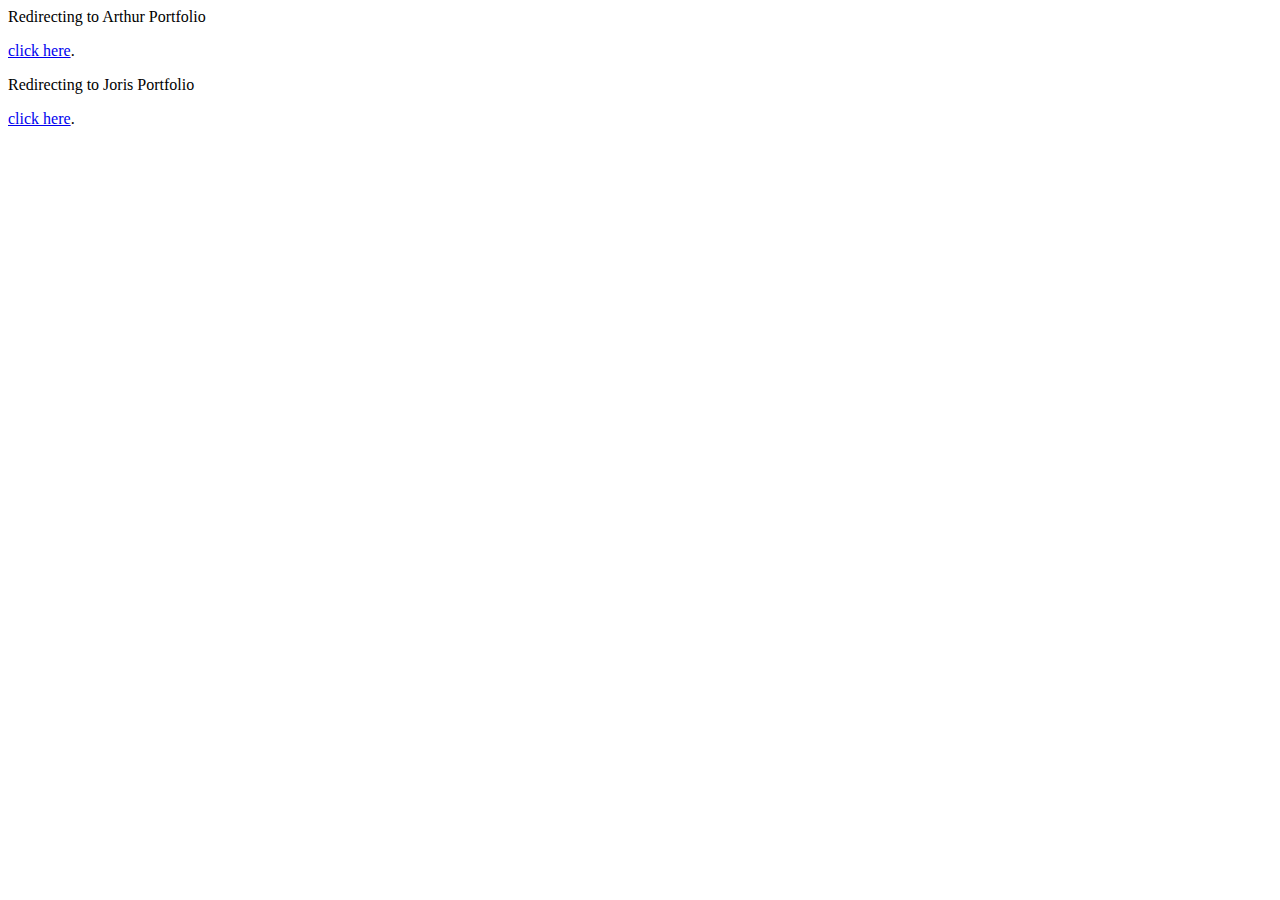
<file: index.html>
<html lang="fr">
<head>
    <meta charset="UTF-8">
    <meta name="viewport" content="width=device-width, initial-scale=1.0">
    <title>Redirecting...</title>
    
</head>
<body>
    <p>Redirecting to Arthur Portfolio</p>
    <p><a href="./HTMLportfolioArt/">click here</a>.</p>
    <p>Redirecting to Joris Portfolio</p>
    <p><a href="./HTMLportfolioJo/">click here</a>.</p>
    
</body>
</html>
</file>
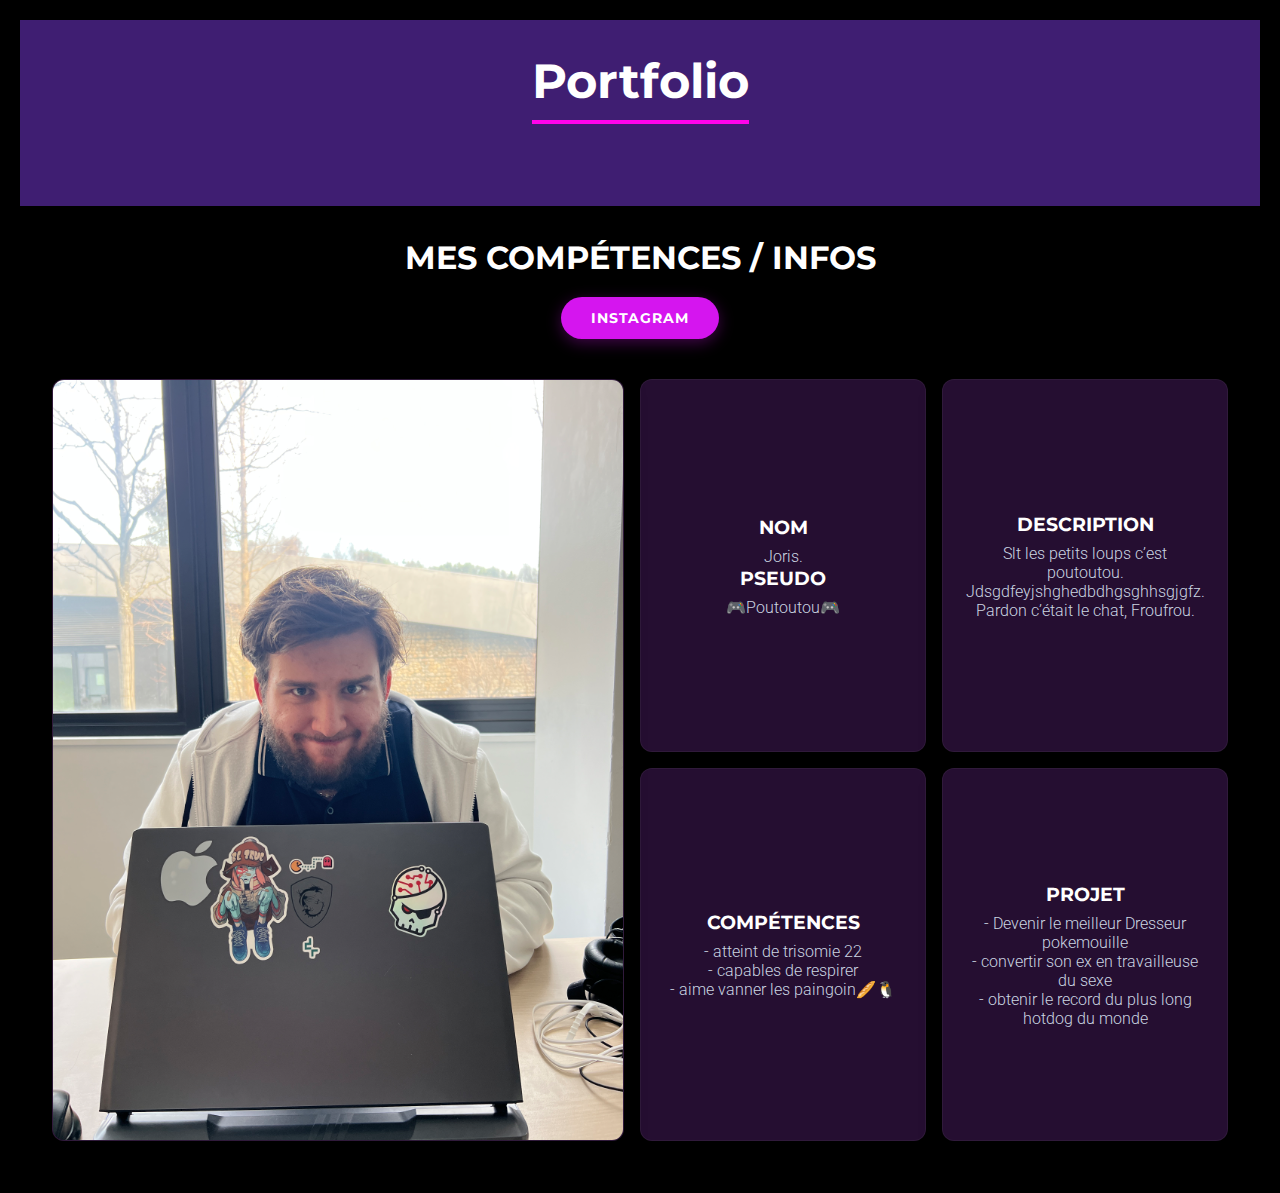
<file: HTMLportfolioArt/index.html>
<!DOCTYPE html>
<html lang="fr">

<head>
    <meta charset="UTF-8">
    <meta name="viewport" content="width=device-width, initial-scale=1.0">
    <title>Portfolio</title>
    <link href="https://fonts.googleapis.com/css2?family=Montserrat:wght@700;900&family=Roboto:wght@300;400;700&display=swap" rel="stylesheet">
    <link rel="stylesheet" href="styles/main.css">
</head>

<body>

    <header>
        <h1>Portfolio</h1>
    </header>

    <main>
        <h3>Mes compétences / Infos</h3>

        <a href="https://www.instagram.com/suarezjoris/" target="_blank" class="btn-instagram">
            Instagram
        </a>

        <div class="gallery-grid">
            
            <article class="card card-small card-text">
                <h4>Nom</h4>
                <p>Joris.</p>
                <h4>Pseudo</h4>
                <p>🎮Poutoutou🎮</p>
            </article>

            <article class="card card-small card-text">
                <h4>Description</h4>
                <p>Slt les petits loups c’est poutoutou. Jdsgdfeyjshghedbdhgsghhsgjgfz. Pardon c’était le chat, Froufrou.</p>
            </article>

            <article class="card card-small card-text">
                <h4>Compétences</h4>
                <p>- atteint de trisomie 22</p>
                <p>- capables de respirer </p>
                <p>- aime vanner les paingoin🥖🐧</p>
            </article>

            <article class="card card-small card-text">
                <h4>Projet</h4>
                <p>- Devenir le meilleur Dresseur pokemouille </p>
                <p>- convertir son ex en travailleuse du sexe </p>
                <p>- obtenir le record du plus long hotdog du monde </p>
            </article>

            <article class="card card-large">
                <img src="assets/images/jo.JPG" alt="EXP">
            </article>

        </div>
    </main>

</body>

</html>
</file>
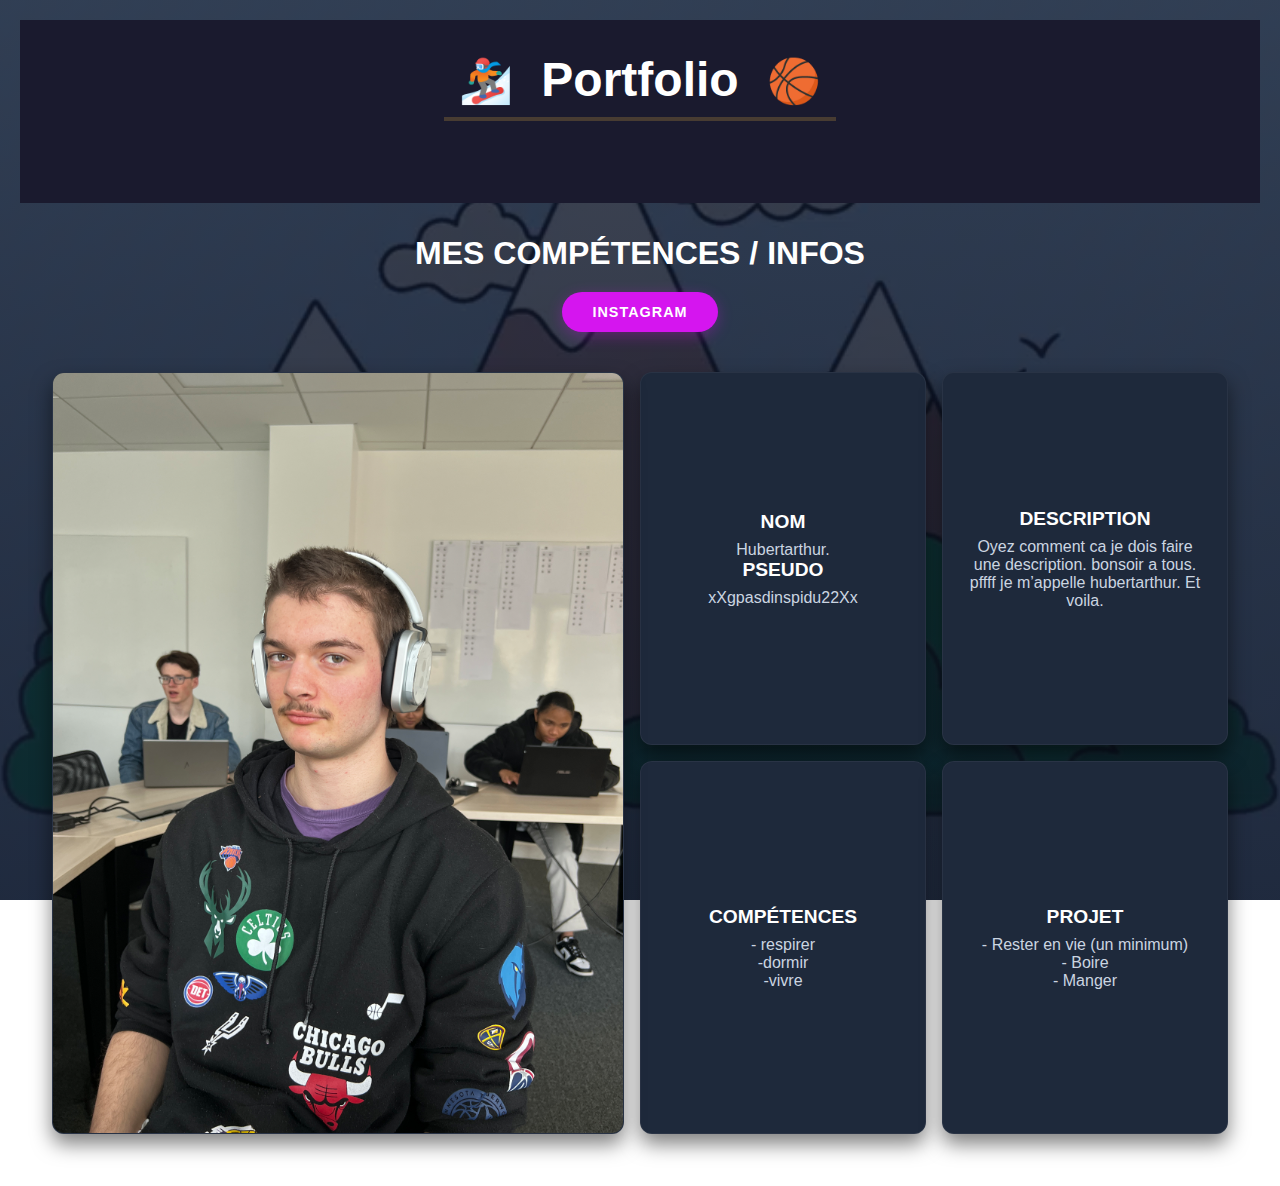
<file: HTMLportfolioJo/index.html>
<!DOCTYPE html>
<html lang="fr">
 
<head>
    <meta charset="UTF-8">
    <meta name="viewport" content="width=device-width, initial-scale=1.0">
    <title>Portfolio</title>
    <link href="https://fonts.googleapis.com/css2?family=Montserrat:wght@700;900&family=Roboto:wght@300;400;700&display=swap%22 rel="stylesheet">
    <link rel="stylesheet" href="styles/main.css">
    
    
</head>
 
<body>
 
    <header>
    <h1>
        <span class="emoji-titre">🏂</span> 
        Portfolio 
        <span class="emoji-titre">🏀</span>
    </h1>
</header>
 
    <main>
        <h3>Mes compétences / Infos</h3>
 
        <a href="https://www.instagram.com/arthur_jst7/" target="_blank" class="btn-instagram">
            Instagram
        </a>
 
        <div class="gallery-grid">
            
            <article class="card card-small card-text">
                <h4>Nom</h4>
                <p>Hubertarthur.</p>
                <h4>Pseudo</h4>
                <p>xXgpasdinspidu22Xx</p>
            </article>
 
            <article class="card card-small card-text">
                <h4>Description</h4>
                <p>Oyez comment ca je dois faire une description. bonsoir a tous. pffff je m’appelle hubertarthur. Et voila.</p>
            </article>
 
            <article class="card card-small card-text">
                <h4>Compétences</h4>
                <p>- respirer</p>
                <p>-dormir</p>
                <p>-vivre</p>
            </article>
 
            <article class="card card-small card-text card-projet">
                <h4>Projet</h4>
                <p>- Rester en vie (un minimum) </p>
                <p>- Boire </p>
                <p>- Manger </p>
            </article>
 
            <article class="card card-large">
                <img src="assets/images/art.JPG" alt="EXP">
            </article>
 
        </div>
    </main>
 
</body>
 
</html>
</file>
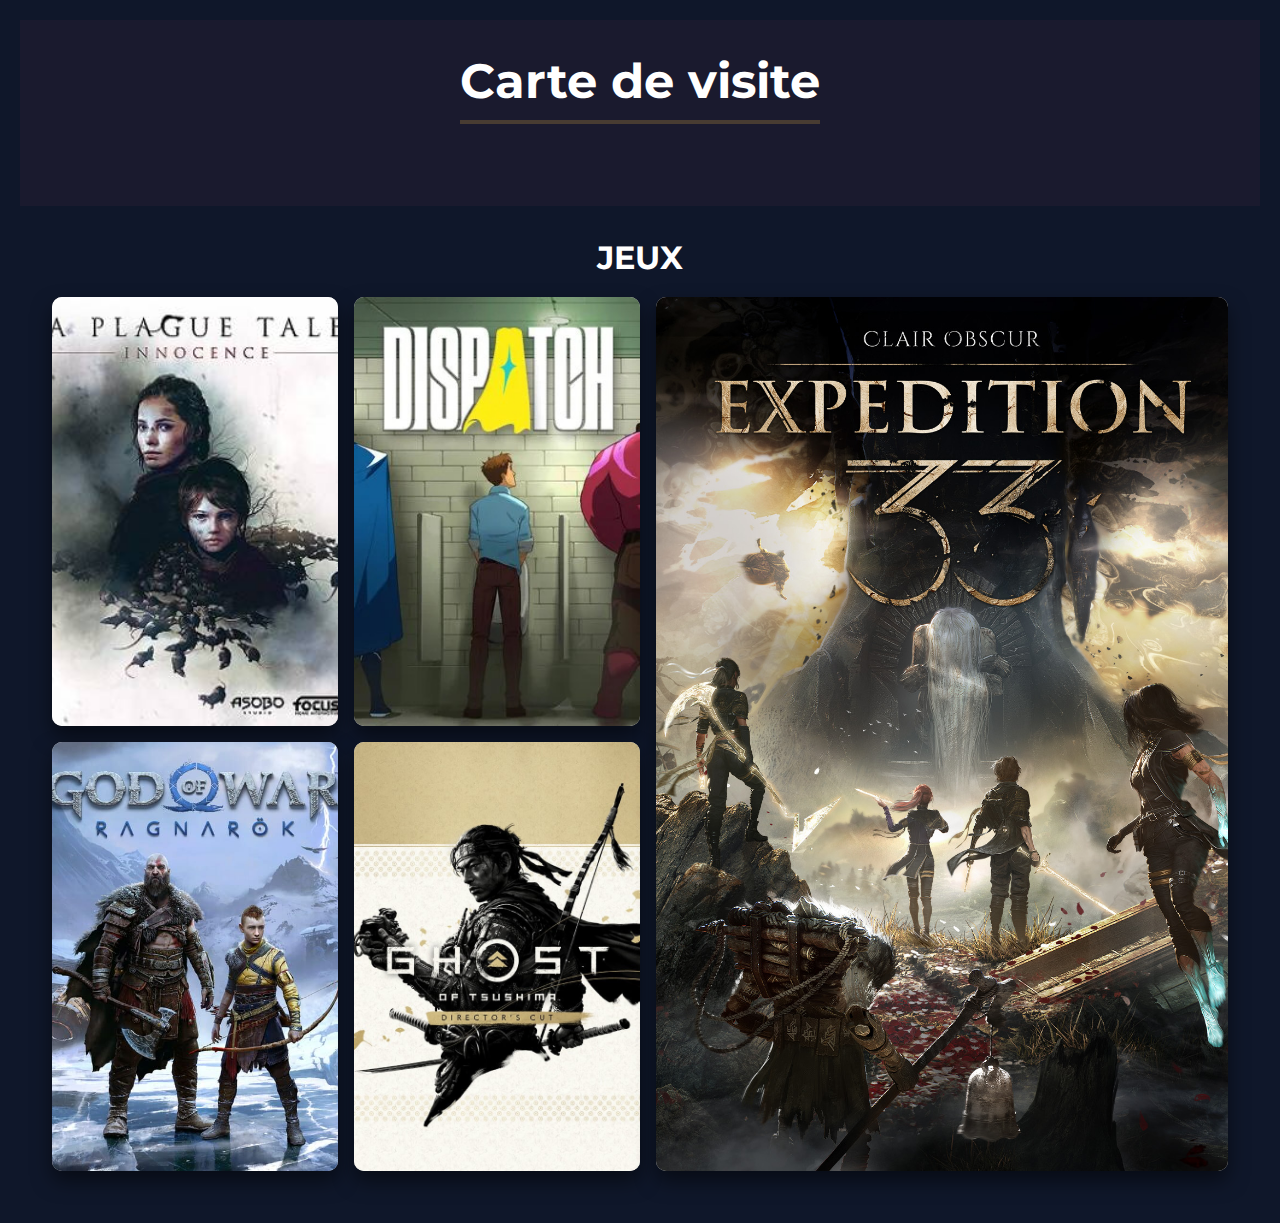
<file: HTMLportfolioArt/portfolio/index.html>
<!DOCTYPE html>
<html lang="fr">

<head>
    <meta charset="UTF-8">
    <meta name="viewport" content="width=device-width, initial-scale=1.0">
    <title>Carte de visite</title>
    <link href="https://fonts.googleapis.com/css2?family=Montserrat:wght@700;900&family=Roboto:wght@300;400;700&display=swap" rel="stylesheet">
    <link rel="stylesheet" href="styles/main.css">
</head>

<body>

    <header>
        <h1>Carte de visite</h1>
    </header>

    <main>
        <h3>jeux</h3>

        <div class="gallery-grid">
            <article class="card card-small">
                <img src="assets/images/APT.jpg" alt="APT">
            </article>
            <article class="card card-small">
                <img src="assets/images/dispatch.jpg" alt="DIS">
            </article>
            <article class="card card-small">
                <img src="assets/images/GoW.jpg" alt="GOW">
            </article>
            <article class="card card-small">
                <img src="assets/images/GoT.jpg" alt="GOT">
            </article>
            <article class="card card-large">
                <img src="assets/images/exp33v.jpg" alt="EXP">
            </article>
        </div>
    </main>

</body>

</html>
</file>
<file: HTMLportfolioArt/styles/main.css>
@import url("variables.css");
@import url("global.css");
@import url("block.css");
@import url("composition.css");

* {
    margin: 0;
    padding: 0;
    box-sizing: border-box;
}

header {
    background-color: #3f1e72;
    color: white;
    padding: 2rem;
    text-align: center;
}

main {
    padding: 2rem;
}
</file>
<file: HTMLportfolioJo/styles/main.css>
@import url("variables.css");
@import url("global.css");
@import url("block.css");
@import url("composition.css");

* {
    margin: 0;
    padding: 0;
    box-sizing: border-box;
}

header {
    background-color: #1a1a2e;
    color: white;
    padding: 2rem;
    text-align: center;
}

main {
    padding: 2rem;
}
</file>
<file: HTMLportfolioArt/portfolio/styles/main.css>
@import url("variables.css");
@import url("global.css");
@import url("block.css");
@import url("composition.css");

* {
    margin: 0;
    padding: 0;
    box-sizing: border-box;
}

header {
    background-color: #1a1a2e;
    color: white;
    padding: 2rem;
    text-align: center;
}

main {
    padding: 2rem;
}
</file>
